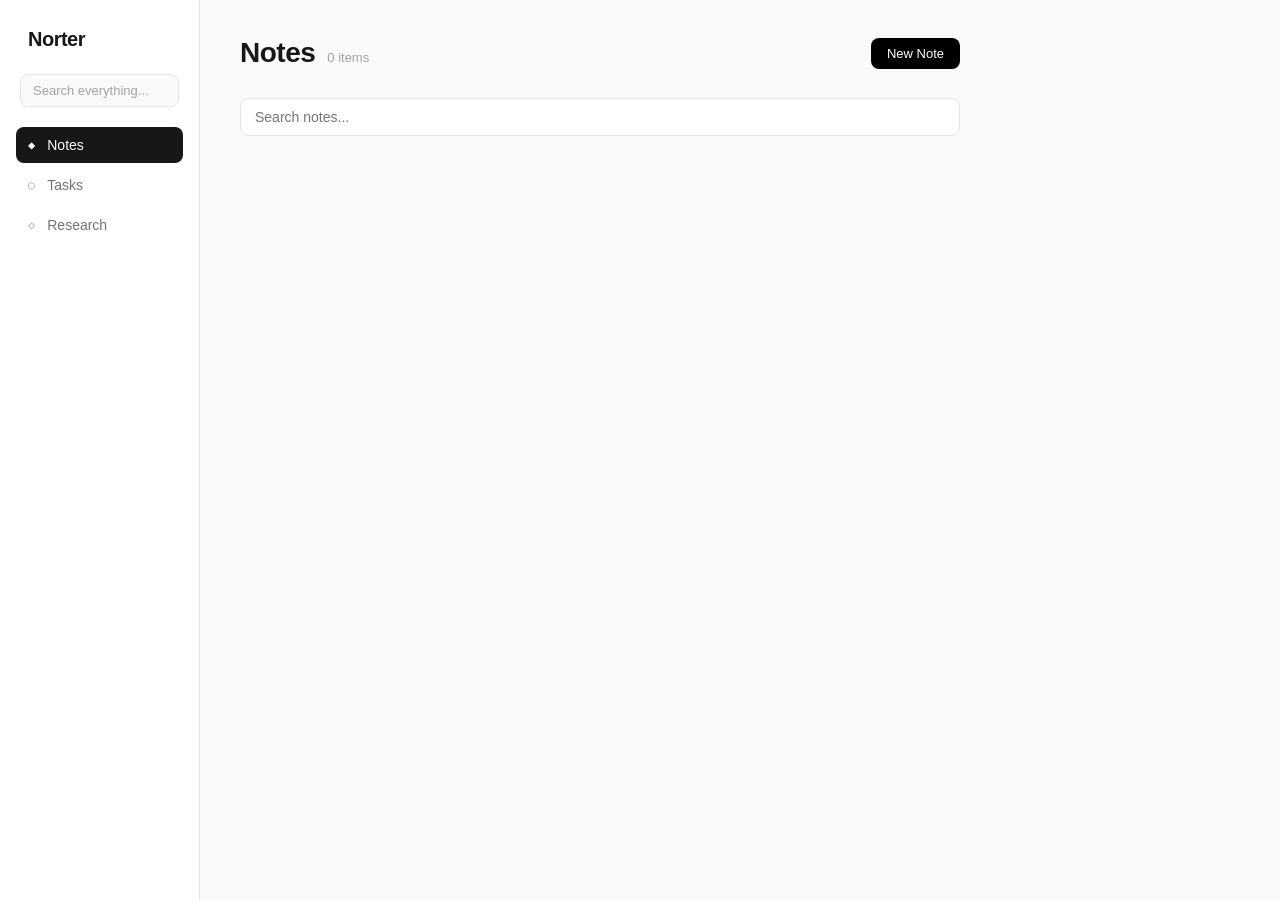
<file: Norter-mac/desktop/src/index.html>
<!DOCTYPE html>
<html lang="en">
<head>
  <meta charset="UTF-8">
  <meta name="viewport" content="width=device-width, initial-scale=1.0">
  <title>Norter</title>
  <link rel="stylesheet" href="styles.css">
</head>
<body>
  <div class="app">
    <!-- Sidebar -->
    <aside class="sidebar">
      <div class="logo">Norter</div>
      <div class="global-search">
        <input type="text" id="globalSearchInput" placeholder="Search everything..." class="global-search-input">
      </div>
      <nav class="nav">
        <button class="nav-item active" data-tab="notes">
          <span class="nav-icon">◆</span>
          Notes
        </button>
        <button class="nav-item" data-tab="tasks">
          <span class="nav-icon">○</span>
          Tasks
        </button>
        <button class="nav-item" data-tab="research">
          <span class="nav-icon">◇</span>
          Research
        </button>
      </nav>
    </aside>

    <!-- Main Content -->
    <main class="main">
      <!-- Search Results Tab -->
      <div class="tab-content" id="searchTab">
        <header class="page-header">
          <div class="header-left">
            <h1>Search Results</h1>
            <span class="count" id="searchCount"></span>
          </div>
        </header>
        <div class="search-results" id="searchResults"></div>
      </div>

      <!-- Notes Tab -->
      <div class="tab-content active" id="notesTab">
        <header class="page-header">
          <div class="header-left">
            <h1>Notes</h1>
            <span class="count" id="notesCount">0 items</span>
          </div>
          <button id="newNoteBtn" class="btn-primary">New Note</button>
        </header>
        
        <div class="toolbar">
          <input type="text" id="noteSearch" placeholder="Search notes..." class="search-input">
        </div>
        
        <div class="notes-grid" id="notesList"></div>
      </div>

      <!-- Tasks Tab -->
      <div class="tab-content" id="tasksTab">
        <header class="page-header">
          <div class="header-left">
            <h1>Tasks</h1>
            <span class="count" id="tasksCount">0 items</span>
          </div>
        </header>
        
        <div class="task-composer">
          <input type="text" id="taskInput" placeholder="What needs to be done?" class="task-input">
          <div class="task-composer-row">
            <div class="date-group">
              <input type="date" id="taskDueDate" class="date-input">
              <input type="time" id="taskDueTime" class="time-input">
            </div>
            <button id="addTaskBtn" class="btn-primary">Add Task</button>
          </div>
        </div>
        
        <div class="tasks-list" id="tasksList"></div>
      </div>

            <!-- Research Tab -->

      <div class="tab-content" id="researchTab">

        <header class="page-header">

          <div class="header-left">

            <h1>Paper Library</h1>

            <span class="count" id="papersCount">0 items</span>

          </div>

          <div class="header-actions">

            <button id="exportBibBtn" class="btn-secondary">Export Bibliography</button>

            <button id="addPaperBtn" class="btn-primary">Add Paper</button>

          </div>

        </header>

        

        <div class="papers-list" id="papersList"></div>
      </div>
    </main>
  </div>

  <!-- Citation Modal -->
  <div class="modal" id="citationModal">
    <div class="modal-content compact">
      <div class="modal-header">
        <h3>Citation Formats</h3>
        <button id="closeCitationModal" class="btn-close">×</button>
      </div>
      <div class="citation-formats">
        <div class="citation-item">
          <label>APA</label>
          <input type="text" id="apaCitation" readonly class="citation-input">
          <button class="btn-copy" data-target="apaCitation">Copy</button>
        </div>
        <div class="citation-item">
          <label>MLA</label>
          <input type="text" id="mlaCitation" readonly class="citation-input">
          <button class="btn-copy" data-target="mlaCitation">Copy</button>
        </div>
        <div class="citation-item">
          <label>Chicago</label>
          <input type="text" id="chicagoCitation" readonly class="citation-input">
          <button class="btn-copy" data-target="chicagoCitation">Copy</button>
        </div>
        <div class="citation-item">
          <label>BibTeX</label>
          <textarea id="bibtexCitation" readonly class="citation-textarea"></textarea>
          <button class="btn-copy" data-target="bibtexCitation">Copy</button>
        </div>
      </div>
    </div>
  </div>

  <!-- Note Modal -->
  <div class="modal" id="noteModal">
    <div class="modal-content">
      <div class="modal-header">
        <input type="text" id="noteTitle" placeholder="Untitled Note" class="title-input">
        <button id="closeNoteModal" class="btn-close">×</button>
      </div>
      <div class="modal-body">
        <div class="modal-meta">
          <input type="text" id="noteFolder" placeholder="Folder" class="meta-input">
          <input type="text" id="noteTags" placeholder="Tags" class="meta-input">
        </div>
        <textarea id="noteContent" placeholder="Start writing..." class="content-area"></textarea>
      </div>
      <div class="modal-footer">
        <button id="deleteNoteBtn" class="btn-text" style="display: none;">Delete</button>
        <button id="saveNoteBtn" class="btn-primary">Save</button>
      </div>
    </div>
  </div>

  <!-- Paper Modal -->
  <div class="modal" id="paperModal">
    <div class="modal-content">
      <div class="modal-header">
        <h2>Add Paper</h2>
        <button id="closePaperModal" class="btn-close">×</button>
      </div>
      <div class="modal-body">
        <div class="doi-search">
          <input type="text" id="doiSearchInput" placeholder="Enter DOI (10.xxxx/...)" class="search-input">
          <button id="doiSearchBtn" class="btn-secondary">Search</button>
        </div>
        <div id="doiSearchStatus" class="search-status"></div>
        <div class="form-fields">
          <input type="text" id="paperTitle" placeholder="Title" class="input-field">
          <input type="text" id="paperAuthors" placeholder="Authors" class="input-field">
          <div class="form-row">
            <input type="text" id="paperYear" placeholder="Year" class="input-field short">
            <input type="text" id="paperDOI" placeholder="DOI" class="input-field">
          </div>
          <input type="text" id="paperJournal" placeholder="Journal" class="input-field">
        </div>
      </div>
      <div class="modal-footer">
        <button id="savePaperBtn" class="btn-primary">Save Paper</button>
      </div>
    </div>
  </div>

  <!-- Duplicate Modal -->
  <div class="modal" id="duplicateModal">
    <div class="modal-content compact">
      <h3>Duplicate Detected</h3>
      <p id="duplicateMessage"></p>
      <div class="modal-footer">
        <button id="cancelDuplicateBtn" class="btn-secondary">Cancel</button>
        <button id="addAnywayBtn" class="btn-primary">Add Anyway</button>
      </div>
    </div>
  </div>

  <script src="main.js"></script>
</body>
</html>
</file>
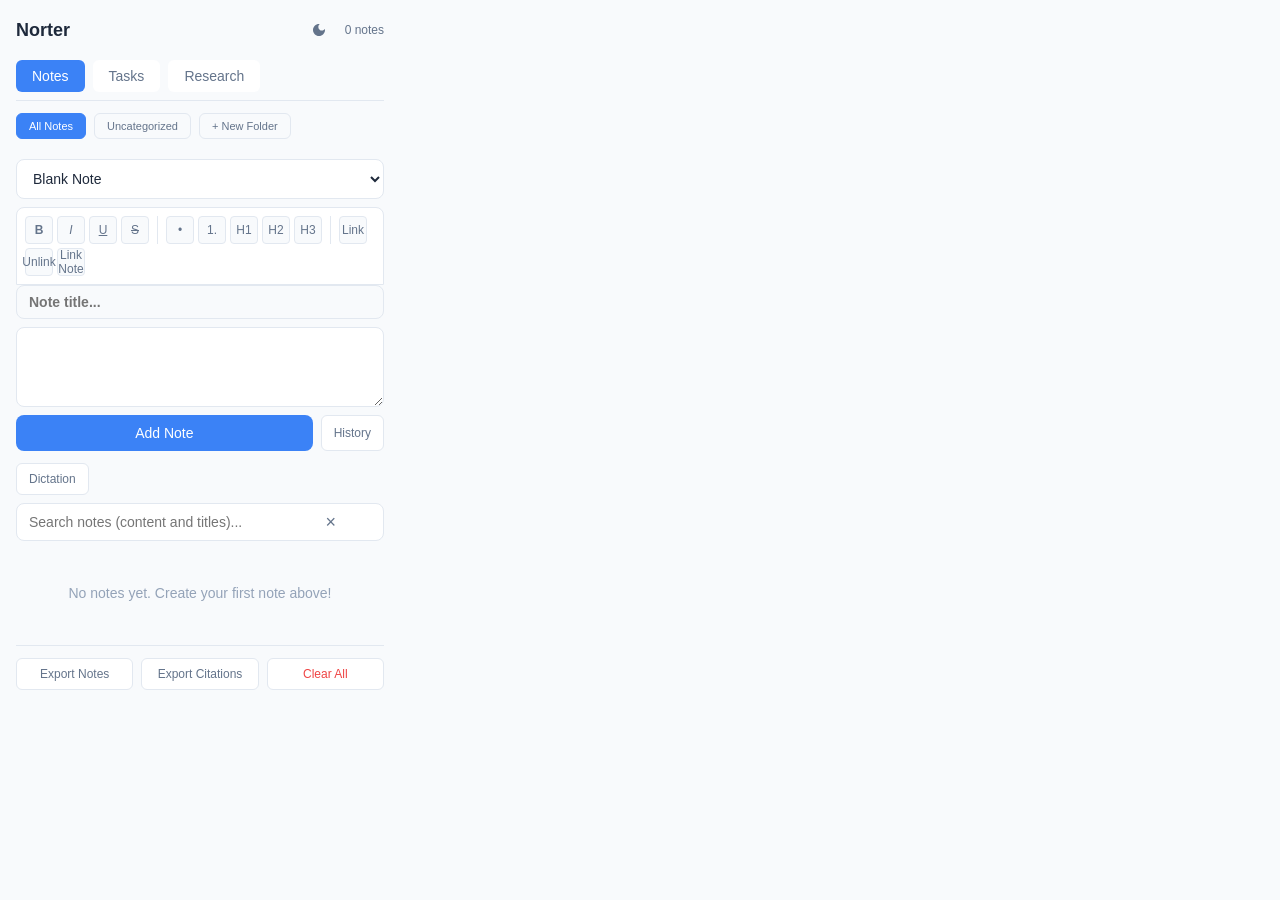
<file: popup.html>
<!DOCTYPE html>
<html lang="en">
<head>
  <meta charset="UTF-8">
  <meta name="viewport" content="width=device-width, initial-scale=1.0">
  <title>Norter</title>
  <link rel="stylesheet" href="styles.css">
</head>
<body>
  <div class="container">
    <header class="header">
      <h1>Norter</h1>
      <div class="header-actions">
        <button id="themeToggle" class="btn-icon" title="Toggle dark mode">
          <svg viewBox="0 0 24 24"><path d="M12 3c-4.97 0-9 4.03-9 9s4.03 9 9 9 9-4.03 9-9c0-.46-.04-.92-.1-1.36-.98 1.37-2.58 2.26-4.4 2.26-3.03 0-5.5-2.47-5.5-5.5 0-1.82.89-3.42 2.26-4.4-.44-.06-.9-.1-1.36-.1z"/></svg>
        </button>
        <span class="note-count" id="noteCount">0 notes</span>
      </div>
    </header>

    <!-- Tab Navigation -->
    <div class="tab-nav">
      <button class="tab-btn active" data-tab="notes">Notes</button>
      <button class="tab-btn" data-tab="tasks">Tasks</button>
      <button class="tab-btn" data-tab="research">Research</button>
    </div>

    <!-- Notes Tab -->
    <div class="tab-content active" id="notesTab">
      <!-- Folders & Tags Section -->
    <div class="folders-tags-section">
      <div class="folders-bar" id="foldersBar">
        <button class="folder-btn active" data-folder="all">All Notes</button>
        <button class="folder-btn" data-folder="uncategorized">Uncategorized</button>
        <button class="folder-btn" id="addFolderBtn">+ New Folder</button>
      </div>
      <div class="tag-cloud" id="tagCloud"></div>
    </div>

    <!-- Template Section -->
    <div class="template-section">
      <select id="templateSelector" class="search-input">
        <option value="">Blank Note</option>
        <option value="meeting">Meeting Notes</option>
        <option value="research">Research Notes</option>
        <option value="idea">Idea/Brainstorm</option>
      </select>
    </div>

    <!-- Rich Text Editor Toolbar -->
    <div class="editor-toolbar">
      <button class="toolbar-btn" data-command="bold" title="Bold"><b>B</b></button>
      <button class="toolbar-btn" data-command="italic" title="Italic"><i>I</i></button>
      <button class="toolbar-btn" data-command="underline" title="Underline"><u>U</u></button>
      <button class="toolbar-btn" data-command="strikeThrough" title="Strikethrough"><s>S</s></button>
      <div class="toolbar-divider"></div>
      <button class="toolbar-btn" data-command="insertUnorderedList" title="Bullet List">•</button>
      <button class="toolbar-btn" data-command="insertOrderedList" title="Numbered List">1.</button>
      <button class="toolbar-btn" data-command="formatBlock" data-value="h1" title="Heading 1">H1</button>
      <button class="toolbar-btn" data-command="formatBlock" data-value="h2" title="Heading 2">H2</button>
      <button class="toolbar-btn" data-command="formatBlock" data-value="h3" title="Heading 3">H3</button>
      <div class="toolbar-divider"></div>
      <button class="toolbar-btn" data-command="createLink" title="Insert Link">Link</button>
      <button class="toolbar-btn" data-command="unlink" title="Remove Link">Unlink</button>
      <button class="toolbar-btn" id="linkNoteBtn" title="Link to Another Note">Link Note</button>
    </div>

    <div class="input-section">
      <input type="text" id="noteTitle" placeholder="Note title..." class="note-title-input">
      <div 
        id="noteInput" 
        contenteditable="true"
        placeholder="Type your note here..."
        class="rich-text-editor"
      ></div>
      <div class="input-actions">
        <button id="addBtn" class="btn-primary">Add Note</button>
        <button id="versionHistoryBtn" class="btn-secondary btn-small">History</button>
      </div>
    </div>

    <!-- Voice-to-Text Section -->
    <div class="voice-section">
      <button id="voiceBtn" class="btn-secondary btn-small">Dictation</button>
    </div>


    <!-- Version History Modal -->
    <div class="modal" id="versionModal" style="display: none;">
      <div class="modal-content">
        <div class="modal-header">
          <h3>Version History</h3>
          <button class="modal-close" id="closeVersionModal">×</button>
        </div>
        <div class="version-list" id="versionList"></div>
      </div>
    </div>

    <!-- Note Linking Modal -->
    <div class="modal" id="linkModal" style="display: none;">
      <div class="modal-content">
        <div class="modal-header">
          <h3>Link to Note</h3>
          <button class="modal-close" id="closeLinkModal">×</button>
        </div>
        <input type="text" id="linkSearch" placeholder="Search notes to link..." class="search-input">
        <div class="link-list" id="linkList"></div>
      </div>
    </div>

    <!-- Duplicate Warning Modal -->
    <div class="modal" id="duplicateModal" style="display: none;">
      <div class="modal-content">
        <div class="modal-header">
          <h3>Paper Already Exists</h3>
          <button class="modal-close" id="closeDuplicateModal">×</button>
        </div>
        <p id="duplicateMessage">This paper is already in your library.</p>
        <div class="duplicate-actions">
          <button id="cancelDuplicateBtn" class="btn-secondary">Cancel</button>
          <button id="addAnywayBtn" class="btn-primary">Add Anyway</button>
          <button id="viewExistingBtn" class="btn-secondary">View Existing</button>
        </div>
      </div>
    </div>

    <div class="search-section">
      <input 
        type="text" 
        id="searchInput" 
        placeholder="Search notes (content and titles)..."
        class="search-input"
      >
      <button id="clearSearchBtn" class="btn-icon" title="Clear search">×</button>
    </div>
    <div id="searchResults" class="search-results" style="display: none;">
      <div class="search-results-header">
        <span id="searchResultCount">0 results</span>
        <button id="closeSearchBtn" class="btn-link">Close</button>
      </div>
      <div id="searchResultsList" class="search-results-list"></div>
    </div>

    <div class="notes-list" id="notesList">
      <div class="empty-state" id="emptyState">
        <p>No notes yet. Create your first note above!</p>
      </div>
    </div>

    </div><!-- End notesTab -->

    <!-- Research Tab -->
    <div class="tab-content" id="researchTab">
      <!-- Research Assistant Section -->
      <div class="research-section" id="researchSection" style="display: none;">
        <div class="research-header">
          <svg viewBox="0 0 24 24" width="16" height="16"><path fill="currentColor" d="M12 2C6.48 2 2 6.48 2 12s4.48 10 10 10 10-4.48 10-10S17.52 2 12 2zm-2 15l-5-5 1.41-1.41L10 14.17l7.59-7.59L19 8l-9 9z"/></svg>
          <span>Paper Detected</span>
        </div>
        <div class="paper-info" id="paperInfo">
          <p class="paper-title" id="paperTitle"></p>
          <p class="paper-authors" id="paperAuthors"></p>
          <p class="paper-doi" id="paperDoi"></p>
          <p class="paper-abstract" id="paperAbstract"></p>
          <button id="toggleAbstractBtn" class="btn-link" style="display: none;">Show more</button>
        </div>
        <div class="citation-formats">
          <button class="citation-btn active" data-format="apa">APA</button>
          <button class="citation-btn" data-format="mla">MLA</button>
          <button class="citation-btn" data-format="chicago">Chicago</button>
          <button class="citation-btn" data-format="bibtex">BibTeX</button>
        </div>
        <div class="citation-output" id="citationOutput"></div>
        <div class="research-actions">
          <button id="saveCitationBtn" class="btn-primary btn-small">Save as Note</button>
          <button id="saveToLibraryBtn" class="btn-secondary btn-small">Save to Library</button>
        </div>
      </div>

      <!-- Manual DOI Lookup -->
      <div class="doi-lookup">
        <input type="text" id="doiInput" placeholder="Enter DOI (e.g., 10.1038/nature12373)" class="search-input">
        <button id="lookupDoiBtn" class="btn-primary btn-small">Lookup</button>
      </div>

      <!-- Batch DOI Lookup -->
      <div class="batch-lookup">
        <textarea id="batchDoiInput" placeholder="Enter multiple DOIs (one per line)" rows="3" class="search-input"></textarea>
        <button id="batchLookupBtn" class="btn-primary btn-small">Batch Lookup</button>
      </div>

      <!-- Paper Library Section -->
      <div class="library-section" id="librarySection">
        <div class="library-header">
          <h3>Paper Library</h3>
          <div class="library-filters">
            <input type="text" id="librarySearch" placeholder="Search by title, author, journal..." class="search-input">
            <select id="libraryYearFilter" class="search-input">
              <option value="">All Years</option>
            </select>
            <select id="libraryTagFilter" class="search-input">
              <option value="">All Tags</option>
            </select>
          </div>
        </div>
        <div class="library-list" id="libraryList">
          <div class="empty-state" id="libraryEmpty">
            <p>No papers in your library yet.</p>
          </div>
        </div>
      </div>

      <!-- Citation History Dashboard -->
      <div class="history-section" id="historySection">
        <div class="history-header">
          <h3>Citation History</h3>
          <button id="toggleHistoryBtn" class="btn-icon" title="Toggle history">
            <svg viewBox="0 0 24 24"><path d="M7 10l5 5 5-5z"/></svg>
          </button>
        </div>
        <div class="history-content" id="historyContent" style="display: none;">
          <div class="history-stats" id="historyStats">
            <div class="stat-item">
              <span class="stat-value" id="totalCitations">0</span>
              <span class="stat-label">Total Citations</span>
            </div>
            <div class="stat-item">
              <span class="stat-value" id="uniquePapers">0</span>
              <span class="stat-label">Unique Papers</span>
            </div>
          </div>
          <div class="history-list" id="historyList">
            <div class="empty-state" id="historyEmpty">
              <p>No citation history yet.</p>
            </div>
          </div>
        </div>
      </div>

      <!-- Analytics Dashboard -->
      <div class="analytics-section" id="analyticsSection">
        <div class="analytics-header">
          <h3>Analytics</h3>
          <button id="toggleAnalyticsBtn" class="btn-icon" title="Toggle analytics">
            <svg viewBox="0 0 24 24"><path d="M7 10l5 5 5-5z"/></svg>
          </button>
        </div>
        <div class="analytics-content" id="analyticsContent" style="display: none;">
          <div class="analytics-grid">
            <div class="analytics-card">
              <div class="card-title">Papers Read (Week)</div>
              <div class="card-value" id="papersReadWeek">0</div>
            </div>
            <div class="analytics-card">
              <div class="card-title">Papers Read (Month)</div>
              <div class="card-value" id="papersReadMonth">0</div>
            </div>
            <div class="analytics-card">
              <div class="card-title">Total Citations</div>
              <div class="card-value" id="totalCitationsAnalytics">0</div>
            </div>
            <div class="analytics-card">
              <div class="card-title">Library Size</div>
              <div class="card-value" id="librarySize">0</div>
            </div>
          </div>
          <div class="analytics-list-section">
            <h4>Top Journals</h4>
            <div class="analytics-list" id="topJournalsList"></div>
          </div>
          <div class="analytics-list-section">
            <h4>Top Authors</h4>
            <div class="analytics-list" id="topAuthorsList"></div>
          </div>
          <div class="analytics-list-section">
            <h4>Citation Trends (Last 7 Days)</h4>
            <div class="analytics-list" id="citationTrendsList"></div>
          </div>
        </div>
      </div>
    </div><!-- End researchTab -->

    <!-- Tasks Tab -->
    <div class="tab-content" id="tasksTab">
      <div class="tasks-section">
        <div class="tasks-header">
          <h3>Tasks</h3>
        </div>
        <div class="tasks-content" id="tasksContent">
          <div class="task-input-row">
            <input type="text" id="taskInput" placeholder="Add task..." class="search-input">
            <input type="datetime-local" id="taskReminder" class="search-input">
            <button id="addTaskBtn" class="btn-primary btn-small">Add</button>
          </div>
          <div class="tasks-list" id="tasksList"></div>
        </div>
      </div>
    </div><!-- End tasksTab -->

    <div class="footer">
      <button id="exportBtn" class="btn-secondary">Export Notes</button>
      <button id="exportCitationsBtn" class="btn-secondary">Export Citations</button>
      <button id="clearAllBtn" class="btn-danger">Clear All</button>
    </div>
  </div>

  <script src="popup.js"></script>
</body>
</html>
</file>
<file: Norter-mac/desktop/src/styles.css>
:root {
  --bg-app: #fafafa;
  --bg-sidebar: #fff;
  --bg-main: #fafafa;
  --bg-card: #fff;
  --bg-input: #fafafa;
  --bg-hover: #f5f5f5;
  --bg-active: #f0f0f0;
  
  --text-primary: #171717;
  --text-secondary: #737373;
  --text-muted: #a3a3a3;
  
  --border: #e5e5e5;
  --border-strong: #d4d4d4;
  
  --accent: #000;
  --accent-text: #fff;
  
  --radius: 8px;
  --radius-sm: 6px;
  
  --font-sans: -apple-system, BlinkMacSystemFont, 'Segoe UI', 'Inter', sans-serif;
  --font-mono: 'SF Mono', Monaco, 'Cascadia Code', monospace;
  
  --shadow-sm: 0 1px 2px rgba(0,0,0,0.04);
  --shadow: 0 1px 3px rgba(0,0,0,0.08);
}

* {
  margin: 0;
  padding: 0;
  box-sizing: border-box;
}

body {
  font-family: var(--font-sans);
  background: var(--bg-app);
  color: var(--text-primary);
  font-size: 14px;
  line-height: 1.5;
  min-width: 600px;
  min-height: 500px;
}

.app {
  display: flex;
  height: 100vh;
}

/* Sidebar */
.sidebar {
  width: 200px;
  background: var(--bg-sidebar);
  border-right: 1px solid var(--border);
  padding: 24px 16px;
  display: flex;
  flex-direction: column;
  flex-shrink: 0;
}

.logo {
  font-size: 20px;
  font-weight: 600;
  letter-spacing: -0.5px;
  margin-bottom: 20px;
  padding-left: 12px;
}

.global-search {
  margin-bottom: 20px;
  padding: 0 4px;
}

.global-search-input {
  width: 100%;
  padding: 8px 12px;
  border: 1px solid var(--border);
  border-radius: var(--radius);
  font-size: 13px;
  background: var(--bg-app);
  color: var(--text-primary);
  transition: border-color 0.15s;
}

.global-search-input:focus {
  outline: none;
  border-color: var(--border-strong);
}

.global-search-input::placeholder {
  color: var(--text-muted);
}

.nav {
  display: flex;
  flex-direction: column;
  gap: 4px;
}

.nav-item {
  display: flex;
  align-items: center;
  gap: 12px;
  padding: 10px 12px;
  border: none;
  background: transparent;
  color: var(--text-secondary);
  font-size: 14px;
  border-radius: var(--radius);
  cursor: pointer;
  transition: all 0.15s ease;
  text-align: left;
}

.nav-item:hover {
  background: var(--bg-hover);
  color: var(--text-primary);
}

.nav-item.active {
  background: var(--text-primary);
  color: var(--accent-text);
}

.nav-icon {
  font-size: 12px;
  font-family: var(--font-mono);
  opacity: 0.6;
}

.nav-item.active .nav-icon {
  opacity: 1;
}

/* Main Content */
.main {
  flex: 1;
  overflow-y: auto;
  padding: 32px 40px;
}

.page-header {
  display: flex;
  justify-content: space-between;
  align-items: center;
  margin-bottom: 24px;
}

.header-left {
  display: flex;
  align-items: baseline;
  gap: 12px;
}

h1 {
  font-size: 28px;
  font-weight: 600;
  letter-spacing: -0.5px;
}

.count {
  font-size: 13px;
  color: var(--text-muted);
  font-weight: 400;
}

/* Tab Content */
.tab-content {
  display: none;
  max-width: 720px;
}

.tab-content.active {
  display: block;
}

/* Toolbar */
.toolbar {
  margin-bottom: 20px;
}

/* Buttons */
.btn-primary {
  padding: 8px 16px;
  background: var(--accent);
  color: var(--accent-text);
  border: none;
  border-radius: var(--radius);
  font-size: 13px;
  font-weight: 500;
  cursor: pointer;
  transition: opacity 0.15s;
}

.btn-primary:hover {
  opacity: 0.85;
}

.btn-secondary {
  padding: 8px 16px;
  background: var(--bg-card);
  color: var(--text-primary);
  border: 1px solid var(--border-strong);
  border-radius: var(--radius);
  font-size: 13px;
  cursor: pointer;
}

.btn-text {
  padding: 8px 16px;
  background: transparent;
  color: var(--text-secondary);
  border: none;
  border-radius: var(--radius-sm);
  cursor: pointer;
  font-size: 14px;
  margin-right: auto;
}

.btn-text:hover {
  color: #dc2626;
}

.btn-close {
  width: 32px;
  height: 32px;
  display: flex;
  align-items: center;
  justify-content: center;
  background: transparent;
  border: none;
  font-size: 20px;
  color: var(--text-secondary);
  cursor: pointer;
  border-radius: var(--radius);
}

.btn-close:hover {
  background: var(--bg-hover);
}

/* Inputs */
.search-input {
  width: 100%;
  padding: 10px 14px;
  border: 1px solid var(--border);
  border-radius: var(--radius);
  font-size: 14px;
  background: var(--bg-card);
  transition: border-color 0.15s;
}

.search-input:focus {
  outline: none;
  border-color: var(--border-strong);
}

.title-input {
  flex: 1;
  font-size: 20px;
  font-weight: 600;
  border: none;
  background: transparent;
  padding: 0;
  margin-right: 16px;
}

.title-input:focus {
  outline: none;
}

.title-input::placeholder {
  color: var(--text-muted);
}

.meta-input {
  padding: 6px 10px;
  border: 1px solid var(--border);
  border-radius: var(--radius-sm);
  font-size: 12px;
  background: var(--bg-card);
  width: 140px;
}

.input-field {
  width: 100%;
  padding: 10px 12px;
  border: 1px solid var(--border);
  border-radius: var(--radius);
  font-size: 14px;
  background: var(--bg-card);
  margin-bottom: 12px;
}

.input-field:focus {
  outline: none;
  border-color: var(--border-strong);
}

.form-row {
  display: flex;
  gap: 12px;
}

.form-row .input-field.short {
  width: 100px;
  flex-shrink: 0;
}

.content-area {
  width: 100%;
  min-height: 120px;
  max-height: 300px;
  padding: 16px;
  border: 1px solid var(--border);
  border-radius: var(--radius-sm);
  background: var(--bg-input);
  color: var(--text-primary);
  font-size: 15px;
  line-height: 1.6;
  resize: vertical;
  margin: 16px 0;
}

.content-area:focus {
  outline: none;
  border-color: var(--border-strong);
}

/* Task Composer */
.task-composer {
  display: flex;
  flex-direction: column;
  gap: 12px;
  margin-bottom: 24px;
  padding: 20px;
  background: var(--bg-card);
  border-radius: var(--radius);
  border: 1px solid var(--border);
}

.task-composer-row {
  display: flex;
  gap: 10px;
  align-items: center;
}

.task-input {
  flex: 1;
  padding: 10px 14px;
  border: 1px solid var(--border);
  border-radius: var(--radius);
  font-size: 14px;
  background: var(--bg-app);
  color: var(--text-primary);
  transition: border-color 0.15s;
}

.task-input:focus {
  outline: none;
  border-color: var(--border-strong);
}

.task-input::placeholder {
  color: var(--text-muted);
}

.date-group {
  display: flex;
  gap: 6px;
  flex-shrink: 0;
}

.date-input, .time-input {
  padding: 9px 12px;
  border: 1px solid var(--border);
  border-radius: var(--radius);
  font-size: 13px;
  font-family: var(--font-mono);
  background: var(--bg-app);
  color: var(--text-primary);
  transition: border-color 0.15s;
  min-width: 0;
  -webkit-appearance: none;
  appearance: none;
}

.date-input {
  width: 140px;
}

.time-input {
  width: 100px;
}

.date-input:focus, .time-input:focus {
  outline: none;
  border-color: var(--border-strong);
}

.date-input::-webkit-calendar-picker-indicator,
.time-input::-webkit-calendar-picker-indicator {
  opacity: 0.3;
  cursor: pointer;
  filter: grayscale(100%);
}

.date-input::-webkit-calendar-picker-indicator:hover,
.time-input::-webkit-calendar-picker-indicator:hover {
  opacity: 0.7;
}

.task-composer .btn-primary {
  flex-shrink: 0;
  padding: 10px 20px;
}

/* Lists */
.notes-grid {
  display: grid;
  gap: 12px;
}

.note-item {
  padding: 16px 20px;
  background: var(--bg-card);
  border: 1px solid var(--border);
  border-radius: var(--radius);
  cursor: pointer;
  transition: all 0.15s ease;
}

.note-item:hover {
  border-color: var(--border-strong);
  transform: translateY(-1px);
  box-shadow: var(--shadow);
}

.note-title {
  font-size: 15px;
  font-weight: 500;
  margin-bottom: 6px;
  color: var(--text-primary);
}

.note-meta {
  font-size: 12px;
  color: var(--text-secondary);
  font-family: var(--font-mono);
}

.tasks-list {
  display: flex;
  flex-direction: column;
  gap: 8px;
}

.task-item {
  display: flex;
  align-items: center;
  gap: 12px;
  padding: 12px 16px;
  background: var(--bg-card);
  border-radius: var(--radius);
  border: 1px solid var(--border);
  transition: all 0.15s;
}

.task-item:hover {
  border-color: var(--border-strong);
}

.task-item.completed {
  opacity: 0.6;
}

.task-item.completed .task-text {
  text-decoration: line-through;
  color: var(--text-muted);
}

.task-checkbox {
  width: 16px;
  height: 16px;
  cursor: pointer;
  accent-color: var(--text-primary);
}

.task-text {
  flex: 1;
  font-size: 14px;
}

.due-date {
  font-size: 12px;
  color: var(--text-muted);
  font-family: var(--font-mono);
}

.papers-list {
  display: flex;
  flex-direction: column;
  gap: 12px;
}

.paper-item {
  padding: 16px 20px;
  padding-right: 140px;
  background: var(--bg-card);
  border: 1px solid var(--border);
  border-radius: var(--radius);
  position: relative;
  transition: all 0.15s;
}

.paper-item:hover {
  border-color: var(--border-strong);
}

.paper-title {
  font-size: 15px;
  font-weight: 500;
  margin-bottom: 6px;
}

.paper-meta {
  font-size: 12px;
  color: var(--text-secondary);
  font-family: var(--font-mono);
}

.delete-btn {
  width: 28px;
  height: 28px;
  display: flex;
  align-items: center;
  justify-content: center;
  background: transparent;
  border: none;
  color: var(--text-muted);
  cursor: pointer;
  border-radius: var(--radius-sm);
  font-size: 18px;
  line-height: 1;
  flex-shrink: 0;
}

.delete-btn:hover {
  color: #dc2626;
  background: var(--bg-hover);
}

/* Modals */
.modal {
  display: none;
}

.modal.active {
  display: block;
  position: fixed;
  top: 0;
  left: 0;
  width: 100%;
  height: 100%;
  background: rgba(0,0,0,0.4);
  z-index: 1000;
  padding: 40px;
  overflow-y: auto;
}

.modal-content {
  background: var(--bg-card);
  border-radius: 12px;
  width: 100%;
  max-width: 560px;
  margin: 40px auto;
  box-shadow: 0 20px 60px rgba(0,0,0,0.2);
}

.modal-content.compact {
  max-width: 400px;
  padding: 24px;
}

.modal-content.compact h3 {
  font-size: 18px;
  font-weight: 600;
  margin-bottom: 12px;
}

.modal-content.compact p {
  font-size: 14px;
  color: var(--text-secondary);
  margin-bottom: 20px;
  line-height: 1.5;
}

.modal-header {
  display: flex;
  align-items: center;
  justify-content: space-between;
  padding: 20px 24px 0;
}

.modal-header h2 {
  font-size: 18px;
  font-weight: 600;
}

.modal-meta {
  display: flex;
  gap: 12px;
  margin-top: 16px;
}

.form-fields {
  padding: 20px 0;
}

.modal-footer {
  display: flex;
  justify-content: flex-end;
  gap: 12px;
  padding: 0 24px 24px;
}

.modal-body {
  padding: 0 24px;
}

/* Empty State */
.empty-state {
  text-align: center;
  padding: 60px 20px;
  color: var(--text-muted);
  font-size: 14px;
}

.doi-search {
  display: flex;
  gap: 8px;
  margin-bottom: 12px;
}

.doi-search .search-input {
  flex: 1;
  margin-bottom: 0;
}

.search-status {
  font-size: 12px;
  color: var(--text-secondary);
  margin-bottom: 12px;
  min-height: 16px;
}

.search-status.error {
  color: #dc2626;
}

.search-status.success {
  color: #16a34a;
}


/* Header Actions */
.header-actions {
  display: flex;
  gap: 8px;
}

/* Paper Actions */
.paper-actions {
  position: absolute;
  top: 50%;
  right: 16px;
  transform: translateY(-50%);
  display: flex;
  gap: 8px;
}

.cite-btn {
  padding: 4px 10px;
  background: var(--bg-hover);
  border: 1px solid var(--border);
  border-radius: var(--radius-sm);
  font-size: 12px;
  cursor: pointer;
  color: var(--text-secondary);
}

.cite-btn:hover {
  background: var(--text-primary);
  color: var(--accent-text);
  border-color: var(--text-primary);
}

/* Citation Modal */
.citation-formats {
  padding: 0 24px 24px;
}

.citation-item {
  margin-bottom: 16px;
}

.citation-item label {
  display: block;
  font-size: 12px;
  font-weight: 500;
  color: var(--text-secondary);
  margin-bottom: 6px;
  text-transform: uppercase;
  letter-spacing: 0.5px;
}

.citation-input, .citation-textarea {
  width: 100%;
  padding: 10px 12px;
  border: 1px solid var(--border);
  border-radius: var(--radius-sm);
  font-size: 13px;
  font-family: var(--font-mono);
  background: var(--bg-app);
  color: var(--text-primary);
  margin-bottom: 8px;
}

.citation-textarea {
  min-height: 80px;
  resize: none;
}

.btn-copy {
  padding: 6px 12px;
  background: var(--bg-hover);
  border: 1px solid var(--border);
  border-radius: var(--radius-sm);
  font-size: 12px;
  cursor: pointer;
  color: var(--text-secondary);
}

.btn-copy:hover {
  background: var(--border);
  color: var(--text-primary);
}

.btn-copy.copied {
  background: #16a34a;
  color: white;
  border-color: #16a34a;
}

/* Search Results */
.search-results {
  display: flex;
  flex-direction: column;
  gap: 8px;
}

.search-group {
  margin-bottom: 16px;
}

.search-group-title {
  font-size: 11px;
  font-weight: 600;
  text-transform: uppercase;
  letter-spacing: 0.5px;
  color: var(--text-muted);
  margin-bottom: 8px;
  padding-left: 4px;
}

.search-result-item {
  padding: 12px 16px;
  background: var(--bg-card);
  border: 1px solid var(--border);
  border-radius: var(--radius);
  cursor: pointer;
  transition: background 0.15s;
}

.search-result-item:hover {
  background: var(--bg-hover);
}

.search-result-title {
  font-size: 14px;
  font-weight: 500;
  color: var(--text-primary);
  margin-bottom: 2px;
}

.search-result-meta {
  font-size: 12px;
  color: var(--text-muted);
}

.search-result-type {
  display: inline-block;
  font-size: 10px;
  font-weight: 600;
  text-transform: uppercase;
  letter-spacing: 0.5px;
  padding: 2px 6px;
  border-radius: 4px;
  margin-right: 6px;
}

.search-result-type.note {
  background: #dbeafe;
  color: #1d4ed8;
}

.search-result-type.paper {
  background: #fce7f3;
  color: #be185d;
}

.search-result-type.task {
  background: #d1fae5;
  color: #047857;
}
</file>
<file: styles.css>
* {
  margin: 0;
  padding: 0;
  box-sizing: border-box;
}

:root {
  --bg-primary: #f8fafc;
  --bg-secondary: #fff;
  --bg-hover: #f1f5f9;
  --text-primary: #1e293b;
  --text-secondary: #64748b;
  --text-muted: #94a3b8;
  --border-color: #e2e8f0;
  --accent: #3b82f6;
  --accent-hover: #2563eb;
  --danger: #ef4444;
  --danger-bg: #fef2f2;
  --shadow: 0 1px 3px rgba(0,0,0,0.1);
  --pin-color: #f59e0b;
}

[data-theme="dark"] {
  --bg-primary: #0f172a;
  --bg-secondary: #1e293b;
  --bg-hover: #334155;
  --text-primary: #f1f5f9;
  --text-secondary: #94a3b8;
  --text-muted: #64748b;
  --border-color: #334155;
  --accent: #60a5fa;
  --accent-hover: #3b82f6;
  --danger: #f87171;
  --danger-bg: #450a0a;
  --shadow: 0 1px 3px rgba(0,0,0,0.3);
  --pin-color: #fbbf24;
}

body {
  font-family: -apple-system, BlinkMacSystemFont, 'Segoe UI', Roboto, Oxygen, Ubuntu, sans-serif;
  background: var(--bg-primary);
  color: var(--text-primary);
  min-width: 360px;
  max-width: 400px;
  transition: background 0.2s, color 0.2s;
}

.container {
  padding: 16px;
}

.header {
  display: flex;
  justify-content: space-between;
  align-items: center;
  margin-bottom: 16px;
}

.header h1 {
  font-size: 18px;
  font-weight: 600;
  color: var(--text-primary);
}

.header-actions {
  display: flex;
  align-items: center;
  gap: 12px;
}

.note-count {
  font-size: 12px;
  color: var(--text-secondary);
}

.input-section {
  margin-bottom: 12px;
}

#noteInput {
  width: 100%;
  padding: 12px;
  border: 1px solid var(--border-color);
  border-radius: 8px;
  font-size: 14px;
  resize: vertical;
  min-height: 80px;
  font-family: inherit;
  margin-bottom: 8px;
  background: var(--bg-secondary);
  color: var(--text-primary);
  transition: border-color 0.2s;
}

#noteInput:focus {
  outline: none;
  border-color: var(--accent);
}

.btn-primary {
  width: 100%;
  padding: 10px;
  background: var(--accent);
  color: white;
  border: none;
  border-radius: 8px;
  font-size: 14px;
  font-weight: 500;
  cursor: pointer;
  transition: background 0.2s;
}

.btn-primary:hover {
  background: var(--accent-hover);
}

.search-section {
  margin-bottom: 12px;
}

.search-input {
  width: 100%;
  padding: 10px 12px;
  border: 1px solid var(--border-color);
  border-radius: 8px;
  font-size: 14px;
  background: var(--bg-secondary);
  color: var(--text-primary);
  transition: border-color 0.2s;
}

.search-input:focus {
  outline: none;
  border-color: var(--accent);
}

.notes-list {
  max-height: 280px;
  overflow-y: auto;
  margin-bottom: 12px;
}

.note-item {
  background: var(--bg-secondary);
  border: 1px solid var(--border-color);
  border-radius: 8px;
  padding: 12px;
  margin-bottom: 8px;
  position: relative;
  animation: slideIn 0.2s ease;
  box-shadow: var(--shadow);
}

.note-item.pinned {
  border-left: 3px solid var(--pin-color);
}

@keyframes slideIn {
  from {
    opacity: 0;
    transform: translateY(-8px);
  }
  to {
    opacity: 1;
    transform: translateY(0);
  }
}

.note-text {
  font-size: 14px;
  color: var(--text-primary);
  line-height: 1.5;
  word-wrap: break-word;
  margin-bottom: 8px;
}

.note-text strong {
  font-weight: 600;
}

.note-text em {
  font-style: italic;
}

.note-text code {
  background: var(--bg-primary);
  padding: 2px 6px;
  border-radius: 4px;
  font-family: 'SF Mono', Monaco, monospace;
  font-size: 13px;
}

.note-text a {
  color: var(--accent);
  text-decoration: none;
}

.note-text a:hover {
  text-decoration: underline;
}

.note-meta {
  display: flex;
  justify-content: space-between;
  align-items: center;
}

.note-date {
  font-size: 11px;
  color: var(--text-muted);
}

.note-actions {
  display: flex;
  gap: 4px;
}

.btn-icon {
  background: none;
  border: none;
  cursor: pointer;
  padding: 6px;
  border-radius: 6px;
  transition: background 0.2s;
  display: flex;
  align-items: center;
  justify-content: center;
}

.btn-icon:hover {
  background: var(--bg-hover);
}

.btn-icon svg {
  width: 16px;
  height: 16px;
  fill: var(--text-secondary);
}

.btn-icon.active svg {
  fill: var(--pin-color);
}

.btn-pin:hover svg {
  fill: var(--pin-color);
}

.btn-copy:hover svg {
  fill: var(--accent);
}

.btn-delete:hover svg {
  fill: var(--danger);
}

.empty-state {
  text-align: center;
  padding: 32px 16px;
  color: var(--text-muted);
  font-size: 14px;
}

.footer {
  display: flex;
  gap: 8px;
  padding-top: 12px;
  border-top: 1px solid var(--border-color);
}

.btn-secondary,
.btn-danger {
  flex: 1;
  padding: 8px;
  border-radius: 6px;
  font-size: 12px;
  font-weight: 500;
  cursor: pointer;
  transition: all 0.2s;
  border: 1px solid;
}

.btn-secondary {
  background: var(--bg-secondary);
  color: var(--text-secondary);
  border-color: var(--border-color);
}

.btn-secondary:hover {
  background: var(--bg-hover);
}

.btn-danger {
  background: var(--bg-secondary);
  color: var(--danger);
  border-color: var(--border-color);
}

.btn-danger:hover {
  background: var(--danger-bg);
}

::-webkit-scrollbar {
  width: 6px;
}

::-webkit-scrollbar-track {
  background: var(--bg-primary);
  border-radius: 3px;
}

::-webkit-scrollbar-thumb {
  background: var(--border-color);
  border-radius: 3px;
}

::-webkit-scrollbar-thumb:hover {
  background: var(--text-muted);
}

#themeToggle svg {
  fill: var(--text-secondary);
}

/* Research Assistant Styles */
.research-section {
  background: var(--bg-secondary);
  border: 2px solid var(--accent);
  border-radius: 12px;
  padding: 16px;
  margin-bottom: 12px;
  animation: slideIn 0.3s ease;
}

.research-header {
  display: flex;
  align-items: center;
  gap: 8px;
  color: var(--accent);
  font-size: 13px;
  font-weight: 600;
  margin-bottom: 12px;
}

.paper-info {
  margin-bottom: 12px;
}

.paper-title {
  font-size: 14px;
  font-weight: 600;
  color: var(--text-primary);
  margin-bottom: 4px;
  line-height: 1.4;
}

.paper-authors {
  font-size: 12px;
  color: var(--text-secondary);
  margin-bottom: 4px;
}

.paper-doi {
  font-size: 11px;
  color: var(--text-muted);
  font-family: monospace;
}

.paper-abstract {
  font-size: 12px;
  color: var(--text-secondary);
  margin-top: 8px;
  line-height: 1.5;
  display: none;
  font-style: italic;
}

.citation-formats {
  display: flex;
  gap: 6px;
  margin-bottom: 12px;
}

.citation-btn {
  flex: 1;
  padding: 6px;
  border: 1px solid var(--border-color);
  background: var(--bg-primary);
  color: var(--text-secondary);
  border-radius: 6px;
  font-size: 12px;
  cursor: pointer;
  transition: all 0.2s;
}

.citation-btn:hover {
  background: var(--bg-hover);
}

.citation-btn.active {
  background: var(--accent);
  color: white;
  border-color: var(--accent);
}

.citation-output {
  background: var(--bg-primary);
  border: 1px solid var(--border-color);
  border-radius: 8px;
  padding: 12px;
  font-size: 12px;
  line-height: 1.5;
  color: var(--text-primary);
  font-family: Georgia, serif;
  display: none;
  margin-bottom: 12px;
  white-space: pre-wrap;
  word-wrap: break-word;
}

.research-actions {
  display: flex;
  gap: 8px;
}

.doi-lookup {
  display: flex;
  gap: 8px;
  margin-bottom: 12px;
}

.doi-lookup input {
  flex: 1;
  padding: 10px 12px;
  min-height: 44px;
  font-size: 14px;
  min-width: 200px;
}

.doi-lookup .btn-small {
  min-height: 44px;
  padding: 0 16px;
}

.btn-small {
  padding: 8px 12px;
  font-size: 12px;
}

/* Paper note styling */
.note-item[data-type="paper"] {
  border-left: 3px solid var(--accent);
}

/* Batch Lookup Styles */
.batch-lookup {
  margin-bottom: 12px;
}

.batch-lookup textarea {
  width: 100%;
  padding: 10px 12px;
  border: 1px solid var(--border-color);
  border-radius: 8px;
  font-size: 14px;
  font-family: inherit;
  background: var(--bg-secondary);
  color: var(--text-primary);
  resize: vertical;
  margin-bottom: 8px;
}

.batch-lookup textarea:focus {
  outline: none;
  border-color: var(--accent);
}

/* Paper Library Styles */
.library-section {
  background: var(--bg-secondary);
  border: 1px solid var(--border-color);
  border-radius: 12px;
  padding: 16px;
  margin-bottom: 12px;
}

.library-header {
  margin-bottom: 12px;
}

.library-header h3 {
  font-size: 14px;
  font-weight: 600;
  color: var(--text-primary);
  margin-bottom: 8px;
}

.library-filters {
  display: flex;
  gap: 8px;
}

.library-filters .search-input {
  flex: 1;
  padding: 8px 10px;
  font-size: 12px;
}

.library-filters select {
  padding: 8px 10px;
  border: 1px solid var(--border-color);
  border-radius: 6px;
  font-size: 12px;
  background: var(--bg-primary);
  color: var(--text-primary);
  cursor: pointer;
}

.library-list {
  max-height: 200px;
  overflow-y: auto;
}

.paper-item {
  background: var(--bg-primary);
  border: 1px solid var(--border-color);
  border-radius: 8px;
  padding: 12px;
  margin-bottom: 8px;
  transition: all 0.2s;
}

.paper-item:hover {
  border-color: var(--accent);
}

.paper-item-title {
  font-size: 13px;
  font-weight: 600;
  color: var(--text-primary);
  margin-bottom: 6px;
  line-height: 1.4;
}

.paper-item-meta {
  display: flex;
  flex-direction: column;
  gap: 4px;
  margin-bottom: 8px;
}

.paper-item-authors {
  font-size: 11px;
  color: var(--text-secondary);
}

.paper-item-journal {
  font-size: 11px;
  color: var(--text-muted);
}

.paper-item-actions {
  display: flex;
  gap: 4px;
  justify-content: flex-end;
}

/* Abstract toggle button */
.btn-link {
  background: none;
  border: none;
  color: var(--accent);
  cursor: pointer;
  font-size: 11px;
  padding: 0;
  margin-top: 4px;
}

.btn-link:hover {
  text-decoration: underline;
}

/* Citation History Styles */
.history-section {
  background: var(--bg-secondary);
  border: 1px solid var(--border-color);
  border-radius: 12px;
  padding: 16px;
  margin-bottom: 12px;
}

.history-header {
  display: flex;
  justify-content: space-between;
  align-items: center;
  margin-bottom: 12px;
}

.history-header h3 {
  font-size: 14px;
  font-weight: 600;
  color: var(--text-primary);
}

.history-stats {
  display: flex;
  gap: 16px;
  margin-bottom: 12px;
}

.stat-item {
  display: flex;
  flex-direction: column;
  align-items: center;
}

.stat-value {
  font-size: 20px;
  font-weight: 700;
  color: var(--accent);
}

.stat-label {
  font-size: 11px;
  color: var(--text-muted);
}

.history-list {
  max-height: 150px;
  overflow-y: auto;
}

.history-item {
  background: var(--bg-primary);
  border: 1px solid var(--border-color);
  border-radius: 6px;
  padding: 10px;
  margin-bottom: 6px;
}

.history-item-title {
  font-size: 12px;
  font-weight: 500;
  color: var(--text-primary);
  margin-bottom: 4px;
  white-space: nowrap;
  overflow: hidden;
  text-overflow: ellipsis;
}

.history-item-meta {
  display: flex;
  gap: 8px;
  font-size: 11px;
}

.history-count {
  color: var(--accent);
  font-weight: 600;
}

.history-format {
  color: var(--text-muted);
}

/* Paper item enhancements */
.paper-item-header {
  display: flex;
  justify-content: space-between;
  align-items: flex-start;
  margin-bottom: 6px;
}

.paper-item.favorite {
  border-color: var(--pin-color);
}

.btn-star svg {
  fill: var(--text-muted);
}

.btn-star.active svg {
  fill: var(--pin-color);
}

.btn-star:hover svg {
  fill: var(--pin-color);
}

.paper-item-tags {
  display: flex;
  flex-wrap: wrap;
  gap: 4px;
  margin-bottom: 8px;
}

.tag {
  background: var(--bg-hover);
  color: var(--text-secondary);
  font-size: 10px;
  padding: 2px 6px;
  border-radius: 4px;
}

.btn-add-tag {
  width: 20px;
  height: 20px;
  font-size: 14px;
  color: var(--accent);
}

.paper-item-note {
  margin-bottom: 8px;
}

.personal-note {
  width: 100%;
  padding: 6px 8px;
  border: 1px solid var(--border-color);
  border-radius: 6px;
  font-size: 11px;
  font-family: inherit;
  background: var(--bg-primary);
  color: var(--text-primary);
  resize: none;
}

.personal-note:focus {
  outline: none;
  border-color: var(--accent);
}

/* Analytics Section */
.analytics-section {
  background: var(--bg-secondary);
  border: 1px solid var(--border-color);
  border-radius: 12px;
  padding: 16px;
  margin-bottom: 12px;
}

.analytics-header {
  display: flex;
  justify-content: space-between;
  align-items: center;
  margin-bottom: 12px;
}

.analytics-header h3 {
  font-size: 14px;
  font-weight: 600;
  color: var(--text-primary);
}

.analytics-grid {
  display: grid;
  grid-template-columns: repeat(2, 1fr);
  gap: 12px;
  margin-bottom: 16px;
}

.analytics-card {
  background: var(--bg-primary);
  border: 1px solid var(--border-color);
  border-radius: 8px;
  padding: 12px;
  text-align: center;
}

.card-title {
  font-size: 11px;
  color: var(--text-muted);
  margin-bottom: 4px;
}

.card-value {
  font-size: 20px;
  font-weight: 700;
  color: var(--accent);
}

.analytics-list-section {
  margin-bottom: 12px;
}

.analytics-list-section h4 {
  font-size: 12px;
  font-weight: 600;
  color: var(--text-primary);
  margin-bottom: 8px;
}

.analytics-list {
  max-height: 120px;
  overflow-y: auto;
}

.analytics-list-item {
  display: flex;
  justify-content: space-between;
  align-items: center;
  padding: 6px 8px;
  background: var(--bg-primary);
  border-radius: 4px;
  margin-bottom: 4px;
}

.item-name {
  font-size: 11px;
  color: var(--text-secondary);
  white-space: nowrap;
  overflow: hidden;
  text-overflow: ellipsis;
  max-width: 70%;
}

.item-count {
  font-size: 11px;
  font-weight: 600;
  color: var(--accent);
}

/* Folders & Tags Section */
.folders-tags-section {
  margin-bottom: 12px;
}

.folders-bar {
  display: flex;
  gap: 8px;
  flex-wrap: wrap;
  margin-bottom: 8px;
}

.folder-btn {
  padding: 6px 12px;
  border: 1px solid var(--border-color);
  border-radius: 6px;
  background: var(--bg-primary);
  color: var(--text-secondary);
  font-size: 11px;
  cursor: pointer;
  transition: all 0.2s;
}

.folder-btn:hover {
  background: var(--bg-hover);
}

.folder-btn.active {
  background: var(--accent);
  color: white;
  border-color: var(--accent);
}

.tag-cloud {
  display: flex;
  flex-wrap: wrap;
  gap: 6px;
}

.tag-cloud-item {
  font-size: 10px;
  color: var(--accent);
  cursor: pointer;
  padding: 2px 6px;
  border-radius: 4px;
  background: var(--bg-hover);
}

.tag-cloud-item:hover {
  background: var(--accent);
  color: white;
}

.no-tags {
  font-size: 10px;
  color: var(--text-muted);
}

/* Template Section */
.template-section {
  margin-bottom: 8px;
}

/* Rich Text Editor */
.editor-toolbar {
  display: flex;
  gap: 4px;
  padding: 8px;
  background: var(--bg-secondary);
  border: 1px solid var(--border-color);
  border-radius: 8px 8px 0 0;
  flex-wrap: wrap;
}

.toolbar-btn {
  width: 28px;
  height: 28px;
  border: 1px solid var(--border-color);
  border-radius: 4px;
  background: var(--bg-primary);
  color: var(--text-secondary);
  cursor: pointer;
  font-size: 12px;
  display: flex;
  align-items: center;
  justify-content: center;
}

.toolbar-btn:hover {
  background: var(--bg-hover);
  color: var(--text-primary);
}

.toolbar-divider {
  width: 1px;
  background: var(--border-color);
  margin: 0 4px;
}

.note-title-input {
  width: 100%;
  padding: 8px 12px;
  border: 1px solid var(--border-color);
  border-radius: 8px;
  background: var(--bg-primary);
  color: var(--text-primary);
  font-size: 14px;
  font-weight: 600;
  margin-bottom: 8px;
}

.note-title-input:focus {
  outline: none;
  border-color: var(--accent);
}

.rich-text-editor {
  min-height: 120px;
  padding: 12px;
  border: 1px solid var(--border-color);
  border-top: none;
  border-radius: 0 0 8px 8px;
  background: var(--bg-primary);
  color: var(--text-primary);
  font-size: 13px;
  line-height: 1.5;
  overflow-y: auto;
}

.rich-text-editor:focus {
  outline: none;
}

.rich-text-editor ul, .rich-text-editor ol {
  margin: 8px 0;
  padding-left: 20px;
}

.rich-text-editor h1, .rich-text-editor h2, .rich-text-editor h3 {
  margin: 8px 0;
}

.rich-text-editor a {
  color: var(--accent);
}

.input-actions {
  display: flex;
  gap: 8px;
  margin-top: 8px;
}

/* Note Tags */
.note-tags {
  display: flex;
  flex-wrap: wrap;
  gap: 4px;
  margin-bottom: 6px;
}

.note-tag {
  font-size: 10px;
  color: var(--accent);
  background: var(--bg-hover);
  padding: 2px 6px;
  border-radius: 4px;
}

/* Linked Notes */
.linked-notes {
  font-size: 10px;
  color: var(--text-muted);
  margin-bottom: 4px;
}

/* Note Folder */
.note-folder {
  font-size: 10px;
  color: var(--text-muted);
  background: var(--bg-hover);
  padding: 2px 6px;
  border-radius: 4px;
}

/* Modals */
.modal {
  position: fixed;
  top: 0;
  left: 0;
  right: 0;
  bottom: 0;
  background: rgba(0, 0, 0, 0.5);
  display: flex;
  align-items: center;
  justify-content: center;
  z-index: 1000;
}

.modal-content {
  background: var(--bg-primary);
  border-radius: 12px;
  padding: 16px;
  max-width: 500px;
  width: 90%;
  max-height: 80vh;
  overflow-y: auto;
}

.modal-header {
  display: flex;
  justify-content: space-between;
  align-items: center;
  margin-bottom: 12px;
}

.modal-header h3 {
  font-size: 14px;
  font-weight: 600;
  color: var(--text-primary);
}

.modal-close {
  background: none;
  border: none;
  font-size: 24px;
  color: var(--text-muted);
  cursor: pointer;
}

.version-list, .link-list {
  max-height: 400px;
  overflow-y: auto;
}

.version-item {
  border: 1px solid var(--border-color);
  border-radius: 8px;
  padding: 12px;
  margin-bottom: 8px;
}

.version-meta {
  display: flex;
  justify-content: space-between;
  margin-bottom: 8px;
}

.version-number {
  font-weight: 600;
  color: var(--text-primary);
}

.version-date {
  font-size: 11px;
  color: var(--text-muted);
}

.version-content {
  font-size: 12px;
  color: var(--text-secondary);
  margin-bottom: 8px;
  max-height: 100px;
  overflow-y: auto;
}

.link-item {
  border: 1px solid var(--border-color);
  border-radius: 8px;
  padding: 12px;
  margin-bottom: 8px;
}

.link-title {
  font-weight: 600;
  color: var(--text-primary);
  margin-bottom: 4px;
}

.link-preview {
  font-size: 11px;
  color: var(--text-muted);
  margin-bottom: 8px;
}

/* Tasks Section */
.tasks-section {
  margin: 12px 0;
  border: 1px solid var(--border-color);
  border-radius: 8px;
  overflow: hidden;
}

.tasks-header {
  display: flex;
  justify-content: space-between;
  align-items: center;
  padding: 10px 12px;
  background: var(--bg-secondary);
  cursor: pointer;
}

.tasks-header h3 {
  font-size: 13px;
  font-weight: 600;
  color: var(--text-primary);
  margin: 0;
}

.tasks-content {
  padding: 12px;
}

.task-input-row {
  display: flex;
  gap: 8px;
  margin-bottom: 12px;
}

.task-input-row input {
  flex: 1;
  padding: 10px 12px;
  font-size: 14px;
}

.task-input-row input[type="text"] {
  flex: 2;
  min-width: 180px;
}

.task-input-row input[type="datetime-local"] {
  flex: 1;
  min-width: 140px;
  font-size: 12px;
}

.tasks-list {
  max-height: 300px;
  overflow-y: auto;
}

.task-item {
  display: flex;
  align-items: center;
  gap: 8px;
  padding: 8px;
  border-bottom: 1px solid var(--border-color);
}

.task-item:last-child {
  border-bottom: none;
}

.task-item.completed .task-text {
  text-decoration: line-through;
  opacity: 0.6;
}

.task-text {
  flex: 1;
  font-size: 13px;
  color: var(--text-primary);
}

.task-reminder {
  font-size: 10px;
  color: var(--accent);
  background: var(--bg-hover);
  padding: 2px 6px;
  border-radius: 4px;
}

.btn-delete-task {
  width: 20px;
  height: 20px;
  font-size: 16px;
  color: var(--text-muted);
  background: none;
  border: none;
  cursor: pointer;
}

.btn-delete-task:hover {
  color: var(--text-primary);
}

/* Voice Section */
.voice-section {
  margin: 8px 0;
}

/* OCR Section */
.ocr-section {
  margin: 8px 0;
}

/* Tab Navigation */
.tab-nav {
  display: flex;
  gap: 8px;
  margin-bottom: 12px;
  border-bottom: 1px solid var(--border-color);
  padding-bottom: 8px;
}

.tab-btn {
  padding: 8px 16px;
  border: none;
  background: var(--bg-secondary);
  color: var(--text-secondary);
  border-radius: 6px;
  cursor: pointer;
  font-size: 14px;
  font-weight: 500;
  transition: all 0.2s;
}

.tab-btn:hover {
  background: var(--bg-hover);
  color: var(--text-primary);
}

.tab-btn.active {
  background: var(--accent);
  color: white;
}

/* Tab Content */
.tab-content {
  display: none;
}

.tab-content.active {
  display: block;
}

/* Full-text Search Results */
.search-results {
  margin: 12px 0;
  background: var(--bg-secondary);
  border-radius: 8px;
  padding: 12px;
  max-height: 300px;
  overflow-y: auto;
}

.search-results-header {
  display: flex;
  justify-content: space-between;
  align-items: center;
  margin-bottom: 12px;
  padding-bottom: 8px;
  border-bottom: 1px solid var(--border-color);
  font-size: 14px;
  color: var(--text-secondary);
}

.search-result-item {
  padding: 10px;
  margin-bottom: 8px;
  background: var(--bg-primary);
  border-radius: 6px;
  cursor: pointer;
  transition: background 0.2s;
}

.search-result-item:hover {
  background: var(--bg-hover);
}

.search-result-title {
  font-weight: 600;
  color: var(--text-primary);
  margin-bottom: 4px;
  font-size: 14px;
}

.search-result-snippet {
  font-size: 12px;
  color: var(--text-secondary);
  line-height: 1.4;
  display: -webkit-box;
  -webkit-line-clamp: 2;
  -webkit-box-orient: vertical;
  overflow: hidden;
}

.search-result-match {
  background: var(--accent);
  color: white;
  padding: 1px 3px;
  border-radius: 3px;
  font-weight: 500;
}

#clearSearchBtn {
  position: absolute;
  right: 40px;
  top: 50%;
  transform: translateY(-50%);
  background: none;
  border: none;
  font-size: 18px;
  color: var(--text-secondary);
  cursor: pointer;
  padding: 4px 8px;
}

.search-section {
  position: relative;
}

.duplicate-actions {
  display: flex;
  gap: 10px;
  margin-top: 15px;
  justify-content: flex-end;
}

#duplicateMessage {
  color: var(--text-primary);
  font-size: 14px;
  line-height: 1.5;
}
</file>
